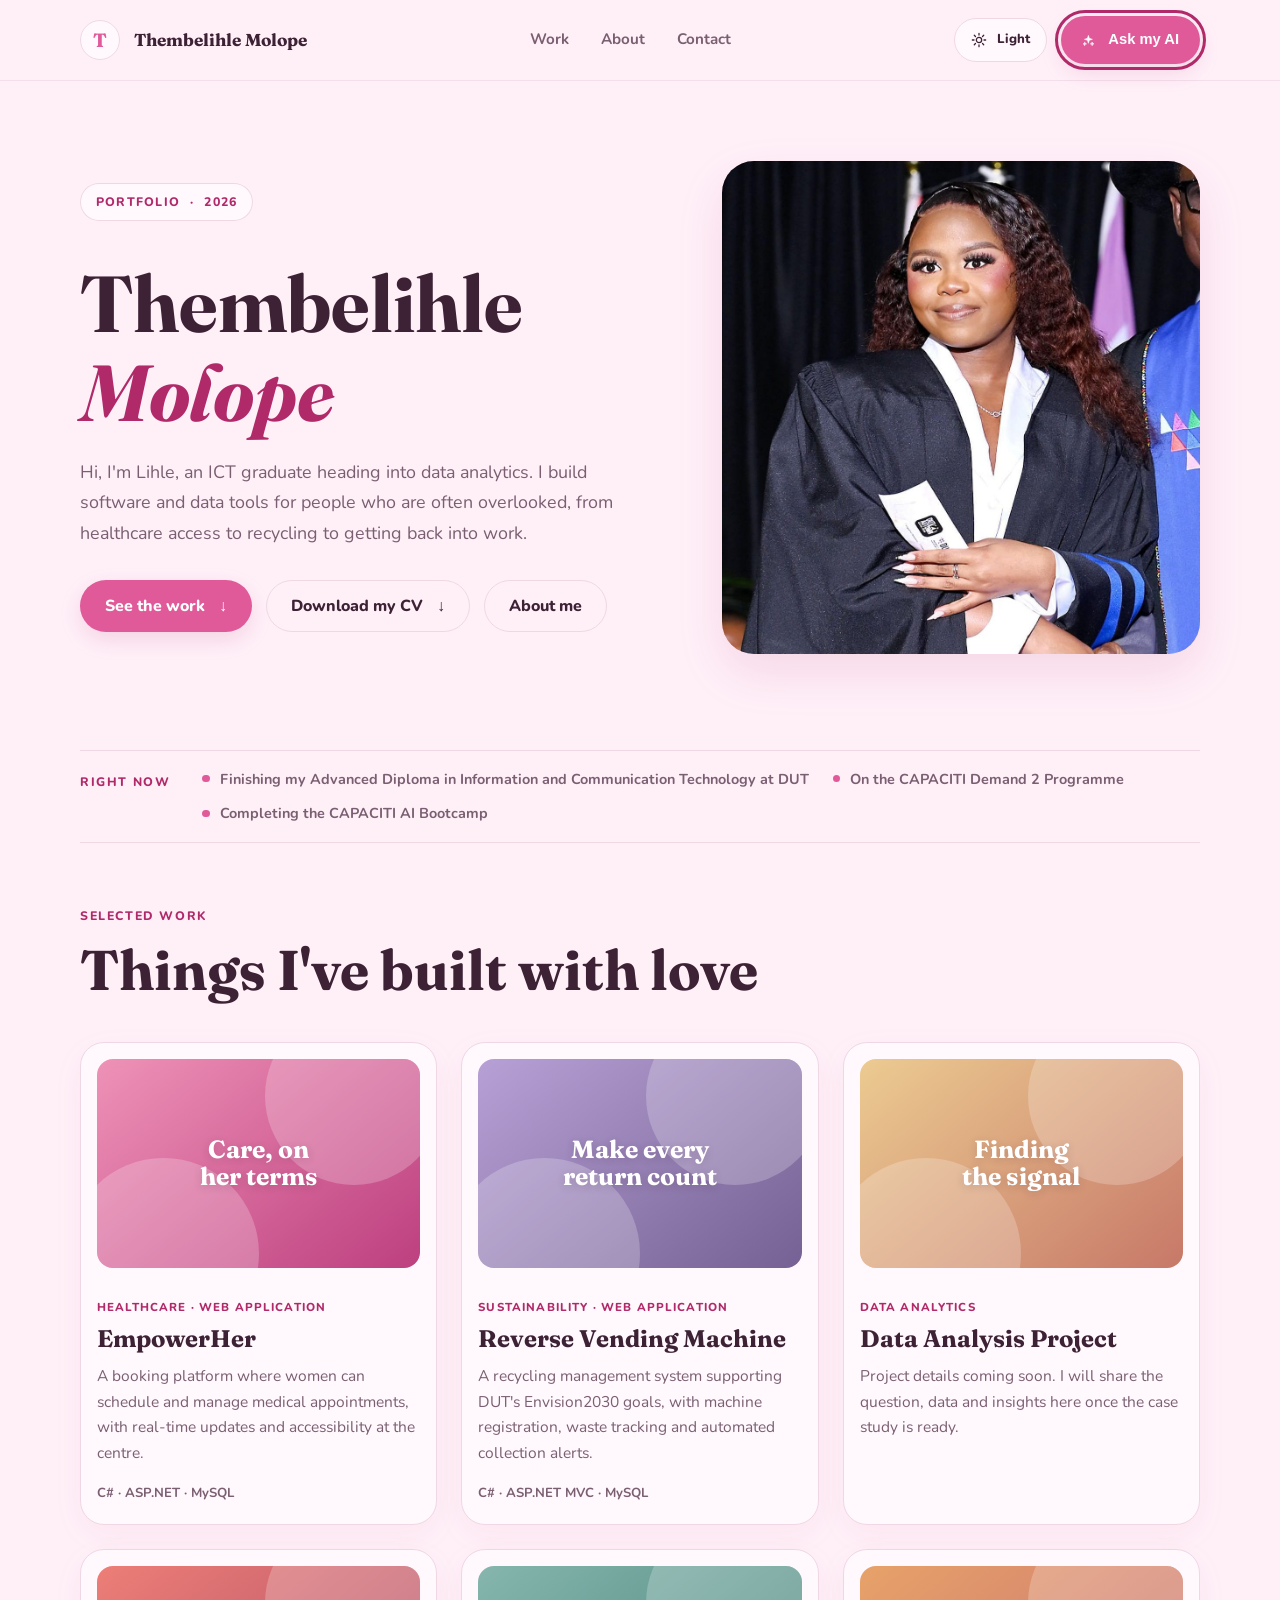
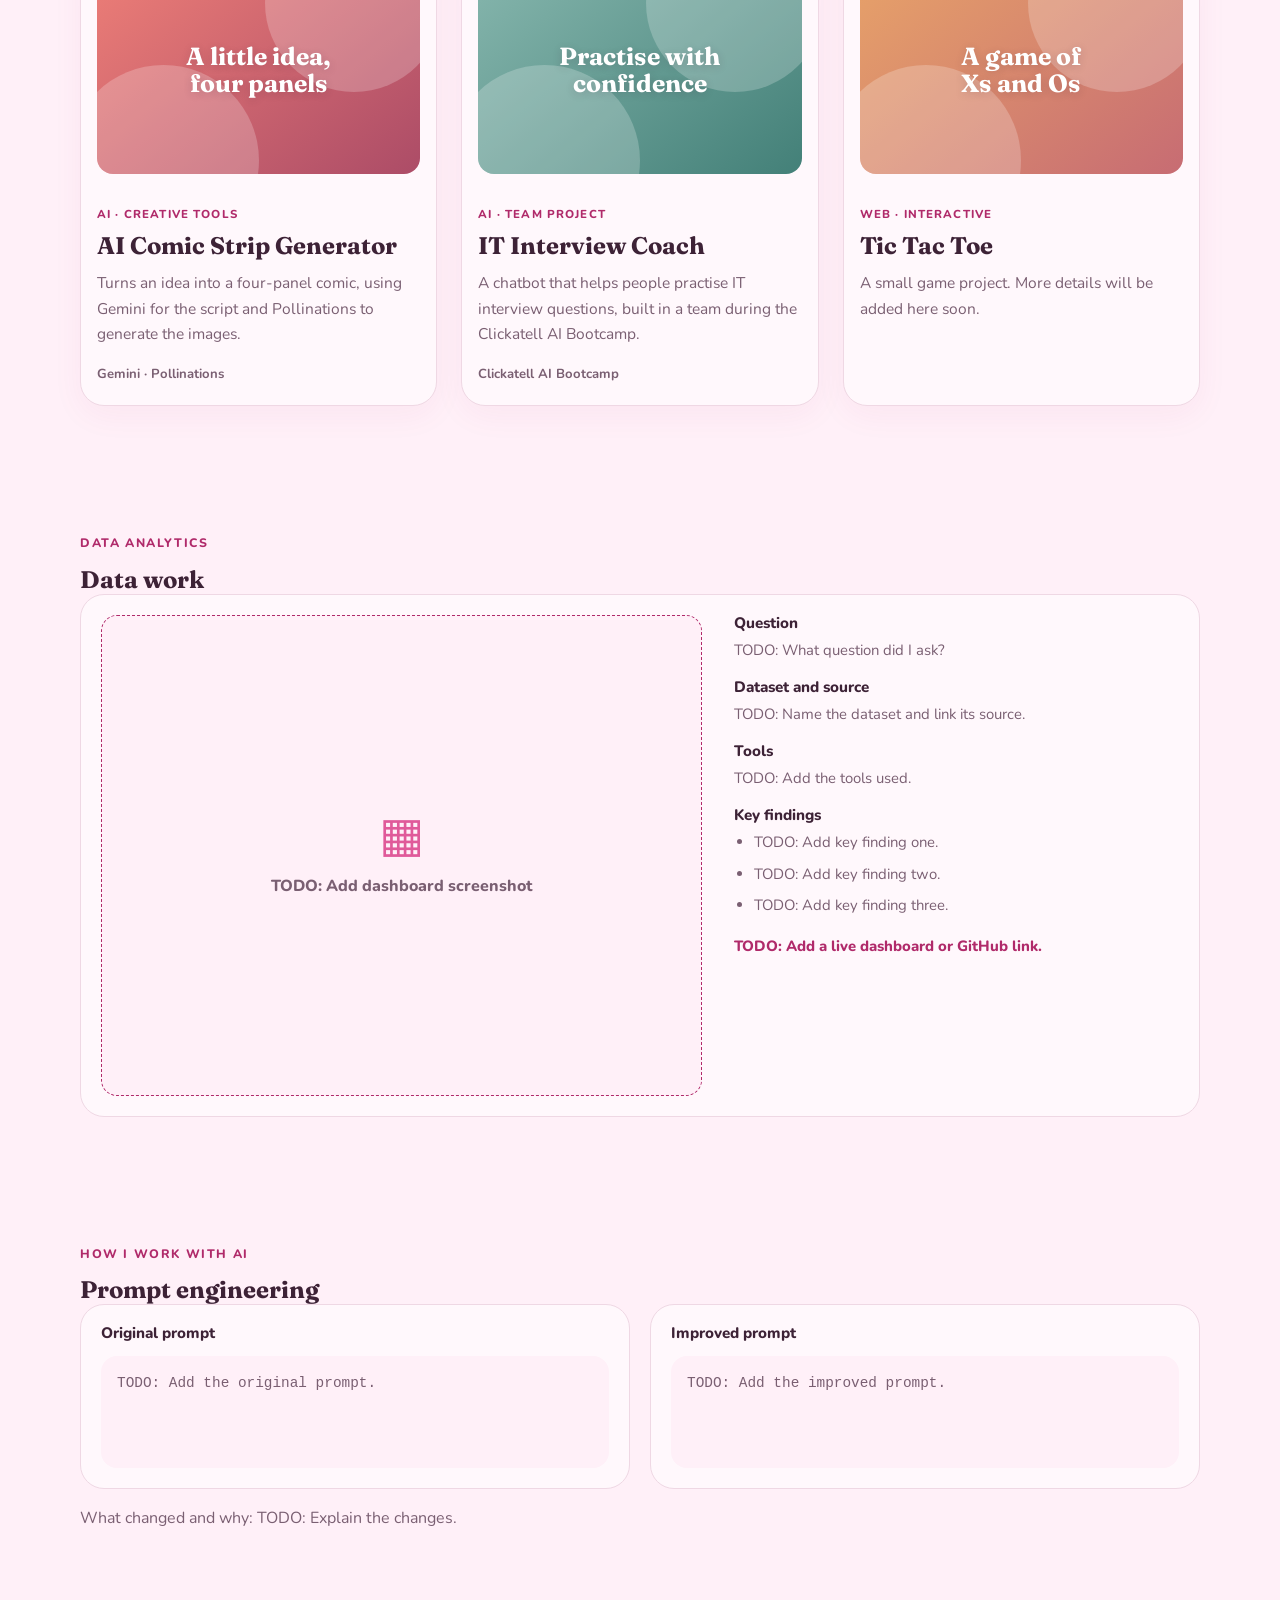
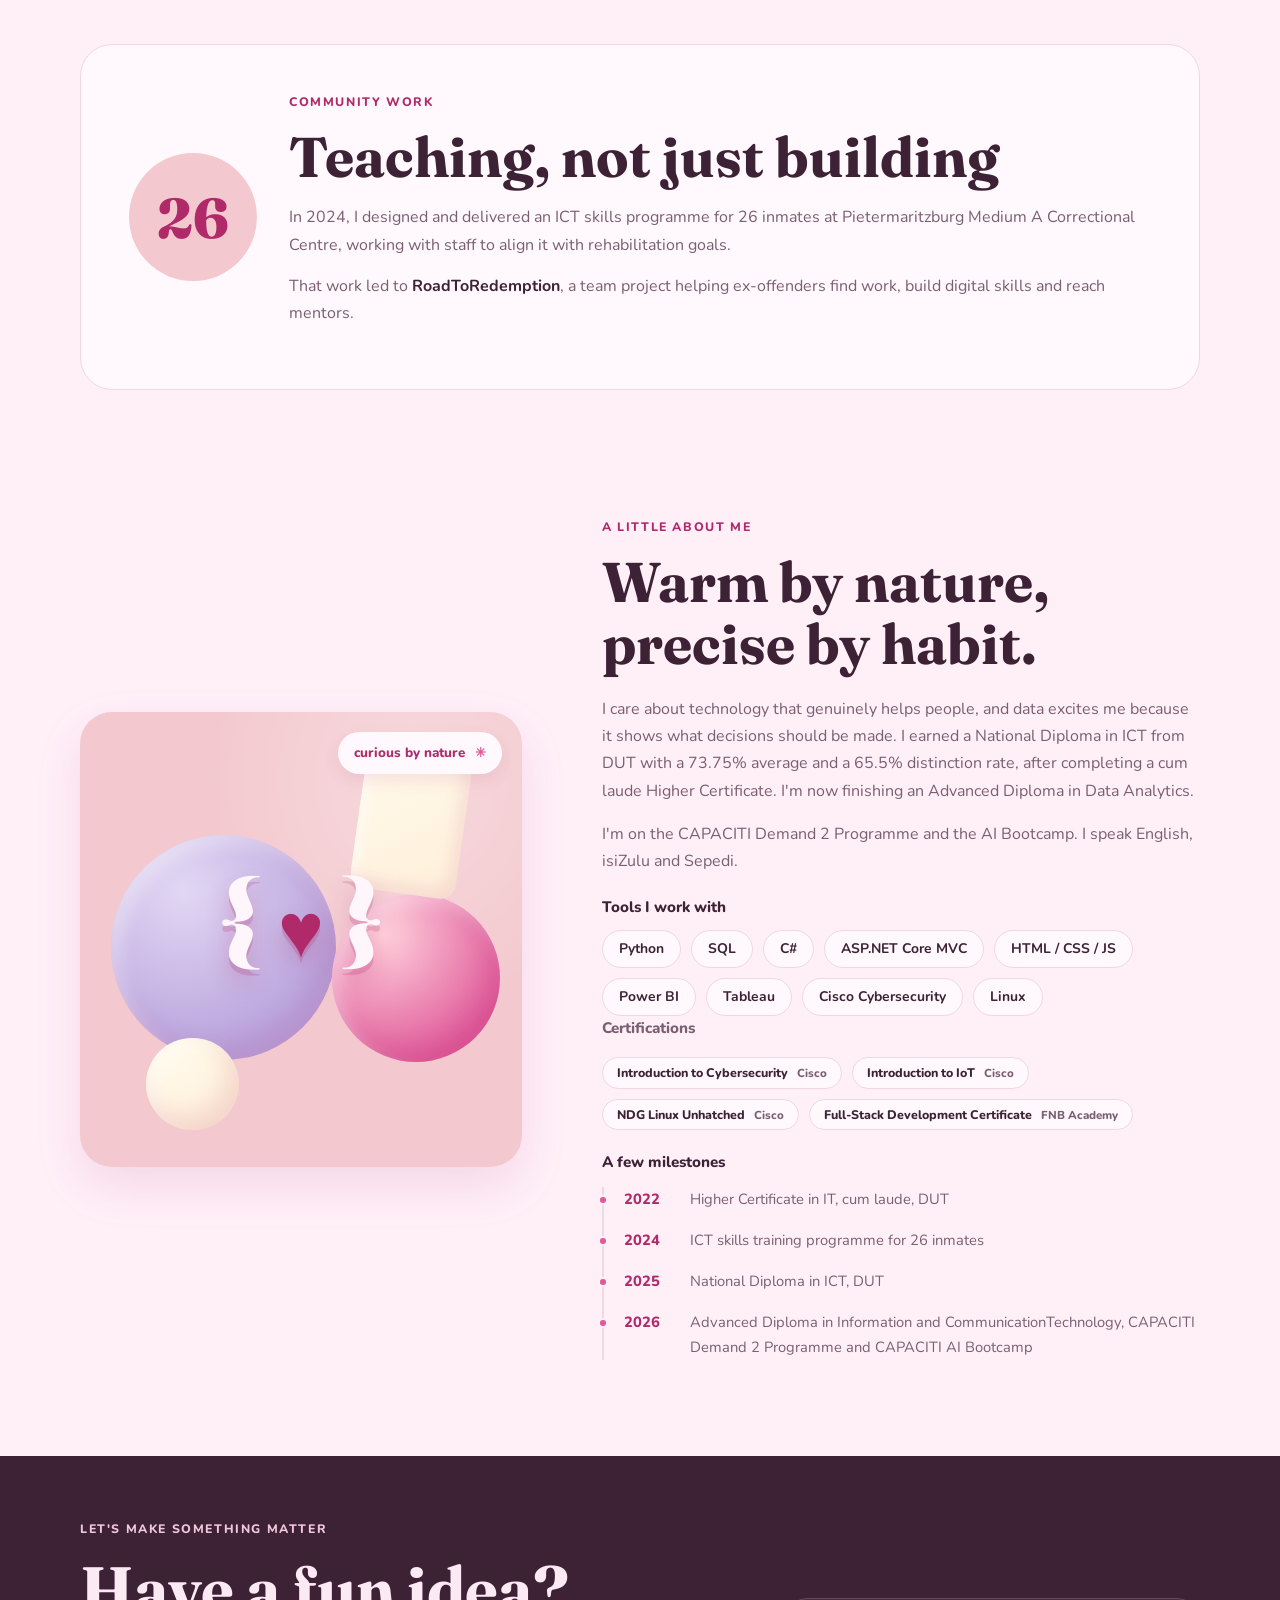
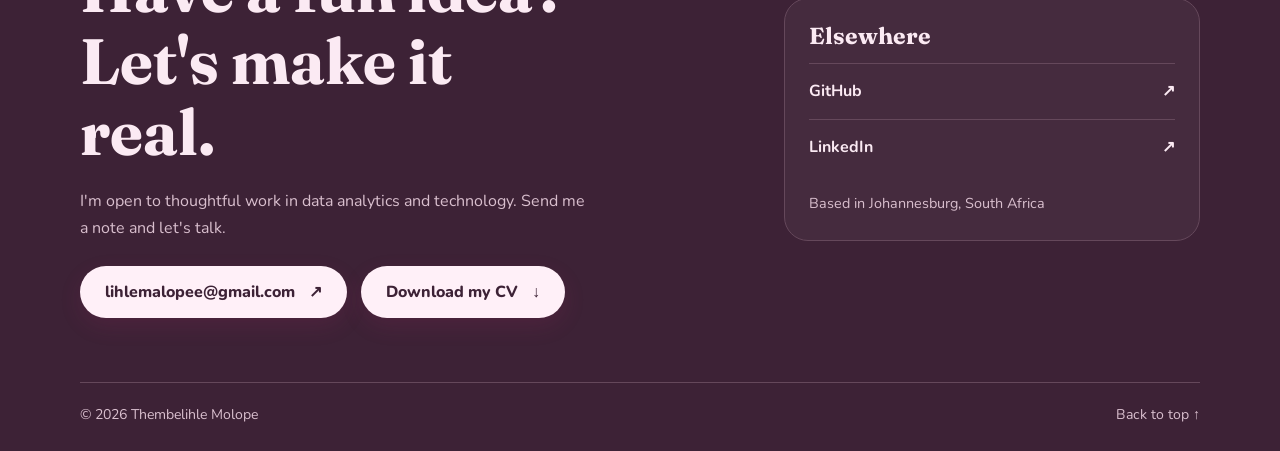
<file: index.html>
<!doctype html>
<html lang="en">
<head>
  <meta charset="utf-8">
  <meta name="viewport" content="width=device-width, initial-scale=1">
  <meta name="theme-color" content="#fff0f8">
  <meta name="description" content="Thembelihle (Lihle) Molope is an ICT graduate heading into data analytics, building software and data tools that help people." />
  <title>Thembelihle “Lihle” Molope | Data &amp; Technology</title>
  <link rel="preconnect" href="https://fonts.googleapis.com">
  <link rel="preconnect" href="https://fonts.gstatic.com" crossorigin>
  <link href="https://fonts.googleapis.com/css2?family=Fraunces:opsz,wght@9..144,600;9..144,700;9..144,800&family=Nunito:wght@400;500;600;700;800&display=swap" rel="stylesheet">
  <link rel="stylesheet" href="styles.css">
  <script src="script.js" defer></script>
</head>
<body>
  <a class="skip-link" href="#main">Skip to content</a>
  <header class="site-header">
    <nav class="nav wrap" aria-label="Main navigation">
      <a class="logo" href="#top" aria-label="Thembelihle Molope, home">
        <span class="logo-mark" aria-hidden="true">T</span>
        <span>Thembelihle Molope</span>
      </a>
      <ul class="nav-links">
        <li><a href="#work">Work</a></li>
        <li><a href="#about">About</a></li>
        <li><a href="#contact">Contact</a></li>
      </ul>
      <div class="nav-actions">
        <button class="theme-toggle" id="theme-toggle" type="button" aria-label="Switch to dark mode" aria-pressed="false">
          <span class="theme-toggle-icon" aria-hidden="true"></span>
          <span class="theme-toggle-label">Light</span>
        </button>
        <button class="button button-small nav-chat-button" id="nav-chat-button" type="button" aria-controls="chat-view" aria-expanded="false">
          <span class="sparkle-icon" aria-hidden="true">
            <svg viewBox="0 0 24 24" aria-hidden="true">
              <path d="M12 2.5l1.8 5.7 5.7 1.8-5.7 1.8L12 17.5l-1.8-5.7L4.5 10l5.7-1.8L12 2.5zm7 12.5l.9 2.6 2.6.9-2.6.9-.9 2.6-.9-2.6-2.6-.9 2.6-.9.9-2.6zm-14 0l.9 2.6 2.6.9-2.6.9-.9 2.6-.9-2.6L2 18.5l2.6-.9.9-2.6z"></path>
            </svg>
          </span>
          Ask my AI
        </button>
      </div>
    </nav>
  </header>

  <div id="portfolio-view">
  <main id="main">
    <div class="wrap">
      <section class="hero" id="top" aria-labelledby="hero-title">
        <div class="hero-copy">
          <p class="eyebrow hero-tag">Portfolio <span aria-hidden="true">·</span> 2026</p>
          <h1 id="hero-title">Thembelihle <em>Molope</em> </h1>
          <p class="hero-intro">Hi, I'm Lihle, an ICT graduate heading into data analytics. I build software and data tools for people who are often overlooked, from healthcare access to recycling to getting back into work.</p>
          <div class="button-row">
            <a class="button" href="#work">See the work <span aria-hidden="true">↓</span></a>
            <a class="button button-outline button-download" href="assets/Thembelihle_Molope_CV.pdf" download="Thembelihle_Molope_CV.pdf">Download my CV <span aria-hidden="true">↓</span></a>
            <a class="button button-outline" href="#about">About me</a>
          </div>
        </div>
        <div class="art-panel hero-art" aria-label="Portrait of Thembelihle Molope">
          <img class="hero-portrait" src="assets/Lihle_M.jpeg" alt="Portrait of Thembelihle Molope" />
        </div>
      </section>

      <section class="right-now" aria-label="Right now">
        <p class="eyebrow">Right now</p>
        <ul>
          <li>Finishing my Advanced Diploma in Information and Communication Technology at DUT</li>
          <li>On the CAPACITI Demand 2 Programme</li>
          <li>Completing the CAPACITI AI Bootcamp</li>
        </ul>
      </section>

      <section class="work-section section-space" id="work" aria-labelledby="work-title">
        <p class="eyebrow">Selected work</p>
        <h2 id="work-title">Things I've built with love</h2>
        <p class="filter-status visually-hidden" id="project-filter-status" aria-live="polite"></p>
        <div class="project-grid" id="project-grid" aria-live="polite"></div>
      </section>

      <section class="data-section section-space" id="data-work" aria-labelledby="data-title">
        <p class="eyebrow">Data analytics</p>
        <h2 id="data-title">Data work</h2>
        <div class="data-feature">
          <div class="dashboard-placeholder" role="img" aria-label="TODO: Add an accessible description for the dashboard screenshot">
            <span aria-hidden="true">▦</span>
            <p>TODO: Add dashboard screenshot</p>
          </div>
          <div class="dashboard-details">
            <h3>Question</h3>
            <p>TODO: What question did I ask?</p>
            <h3>Dataset and source</h3>
            <p>TODO: Name the dataset and link its source.</p>
            <h3>Tools</h3>
            <p>TODO: Add the tools used.</p>
            <h3>Key findings</h3>
            <ul class="findings-list">
              <li>TODO: Add key finding one.</li>
              <li>TODO: Add key finding two.</li>
              <li>TODO: Add key finding three.</li>
            </ul>
            <p class="dashboard-link">TODO: Add a live dashboard or GitHub link.</p>
          </div>
        </div>
      </section>

      <section class="prompt-section section-space" aria-labelledby="prompt-title">
        <p class="eyebrow">How I work with AI</p>
        <h2 id="prompt-title">Prompt engineering</h2>
        <div class="prompt-grid">
          <article class="prompt-block">
            <h3>Original prompt</h3>
            <pre><code>TODO: Add the original prompt.</code></pre>
          </article>
          <article class="prompt-block">
            <h3>Improved prompt</h3>
            <pre><code>TODO: Add the improved prompt.</code></pre>
          </article>
        </div>
        <p class="prompt-reason">What changed and why: TODO: Explain the changes.</p>
      </section>

      <section class="teaching-section section-space" aria-labelledby="teaching-title">
        <div class="teaching-mark" aria-hidden="true">26</div>
        <div class="teaching-copy">
          <p class="eyebrow">Community work</p>
          <h2 id="teaching-title">Teaching, not just building</h2>
          <p>In 2024, I designed and delivered an ICT skills programme for 26 inmates at Pietermaritzburg Medium A Correctional Centre, working with staff to align it with rehabilitation goals.</p>
          <p>That work led to <strong>RoadToRedemption</strong>, a team project helping ex-offenders find work, build digital skills and reach mentors.</p>
        </div>
      </section>

      <section class="about-section section-space" id="about" aria-labelledby="about-title">
        <div class="art-panel about-art" aria-hidden="true">
          <span class="art-sphere art-sphere-lilac"></span>
          <span class="art-sphere art-sphere-pink"></span>
          <span class="art-sphere art-sphere-cream"></span>
          <span class="art-block"></span>
          <span class="art-code">{ <b>&hearts;</b> }</span>
          <span class="art-note">curious by nature <span>✳</span></span>
        </div>
        <div class="about-copy">
          <p class="eyebrow">A little about me</p>
          <h2 id="about-title">Warm by nature, precise by habit.</h2>
          <p>I care about technology that genuinely helps people, and data excites me because it shows what decisions should be made. I earned a National Diploma in ICT from DUT with a 73.75% average and a 65.5% distinction rate, after completing a cum laude Higher Certificate. I'm now finishing an Advanced Diploma in Data Analytics.</p>
          <p>I'm on the CAPACITI Demand 2 Programme and the AI Bootcamp. I speak English, isiZulu and Sepedi.</p>
          <h3 class="skills-heading">Tools I work with</h3>
          <ul class="skills-list" aria-label="Skills">
            <li><button class="skill-filter" type="button" data-skill="Python" aria-pressed="false">Python</button></li>
            <li><button class="skill-filter" type="button" data-skill="SQL" aria-pressed="false">SQL</button></li>
            <li><button class="skill-filter" type="button" data-skill="C#" aria-pressed="false">C#</button></li>
            <li><button class="skill-filter" type="button" data-skill="ASP.NET Core MVC" aria-pressed="false">ASP.NET Core MVC</button></li>
            <li><button class="skill-filter" type="button" data-skill="HTML / CSS / JS" aria-pressed="false">HTML / CSS / JS</button></li>
            <li><button class="skill-filter" type="button" data-skill="Power BI" aria-pressed="false">Power BI</button></li>
            <li><button class="skill-filter" type="button" data-skill="Tableau" aria-pressed="false">Tableau</button></li>
            <li><button class="skill-filter" type="button" data-skill="Cisco Cybersecurity" aria-pressed="false">Cisco Cybersecurity</button></li>
            <li><button class="skill-filter" type="button" data-skill="Linux" aria-pressed="false">Linux</button></li>
          </ul>
          <p class="skills-heading">Certifications</p>
          <ul class="certifications-list" aria-label="Certifications">
            <li>Introduction to Cybersecurity <span>Cisco</span></li>
            <li>Introduction to IoT <span>Cisco</span></li>
            <li>NDG Linux Unhatched <span>Cisco</span></li>
            <li>Full-Stack Development Certificate <span>FNB Academy</span></li>
          </ul>
          <h3 class="skills-heading">A few milestones</h3>
          <ol class="timeline">
            <li><span class="timeline-year">2022</span><span>Higher Certificate in IT, cum laude, DUT</span></li>
            <li><span class="timeline-year">2024</span><span>ICT skills training programme for 26 inmates</span></li>
            <li><span class="timeline-year">2025</span><span>National Diploma in ICT, DUT</span></li>
            <li><span class="timeline-year">2026</span><span>Advanced Diploma in Information and CommunicationTechnology, CAPACITI Demand 2 Programme and CAPACITI AI Bootcamp</span></li>
          </ol>
        </div>
      </section>

      <!--
      <section class="testimonials-section section-space" aria-labelledby="testimonials-title">
        <p class="eyebrow">Kind words</p>
        <h2 id="testimonials-title">Testimonials</h2>
        <blockquote>
          <p>TODO: Add an approved testimonial quote.</p>
          <footer><cite>TODO: Add name and role.</cite></footer>
        </blockquote>
      </section>
      -->
    </div>
    <dialog class="case-dialog" id="case-dialog" aria-modal="true" aria-labelledby="case-dialog-title">
      <div class="case-dialog-header">
        <p class="eyebrow" id="case-dialog-category"></p>
        <button class="dialog-close" id="case-dialog-close" type="button" aria-label="Close case study">&times;</button>
      </div>
      <div class="case-dialog-content">
        <h2 id="case-dialog-title"></h2>
        <div id="case-dialog-fields"></div>
        <div class="case-dialog-links" id="case-dialog-links"></div>
      </div>
    </dialog>
  </main>
  </div>

  <div class="chat-shell" id="chat-view" hidden>
    <section class="chat-panel" aria-label="Ask Lihle's AI chat">
      <header class="chat-header">
        <div class="chat-header-main">
          <button class="chat-back" id="chat-back" type="button" aria-label="Back to portfolio">← Back to portfolio</button>
          <h2>Ask Lihle's AI</h2>
        </div>
        <button class="chat-clear" id="chat-clear" type="button">Clear chat</button>
      </header>

      <p class="chat-note">This is an AI assistant. It answers from information Lihle wrote about herself and can make mistakes.</p>

      <div class="chat-messages" id="chat-messages" aria-live="polite" aria-atomic="false"></div>

      <div class="chat-input-wrap">
        <div class="starter-chips" aria-label="Suggested questions">
          <button class="starter-chip" type="button">What projects has Lihle built?</button>
          <button class="starter-chip" type="button">What is she studying?</button>
          <button class="starter-chip" type="button">Is she open to relocating?</button>
          <button class="starter-chip" type="button">What kind of role is she looking for?</button>
        </div>

        <div class="chat-input-row">
          <label class="visually-hidden" for="chat-input">Type your message</label>
          <textarea id="chat-input" rows="1" placeholder="Ask about Lihle..."></textarea>
          <button class="chat-send" id="chat-send" type="button">Send</button>
        </div>
      </div>
    </section>
  </div>

  <footer class="site-footer" id="contact">
    <div class="wrap">
      <div class="contact-layout">
        <div class="contact-copy">
          <p class="eyebrow">Let's make something matter</p>
          <h2>Have a fun idea? Let's make it real.</h2>
          <p>I'm open to thoughtful work in data analytics and technology. Send me a note and let's talk.</p>
          <div class="contact-actions">
            <a class="button button-light" href="mailto:lihlemalopee@gmail.com">lihlemalopee@gmail.com <span aria-hidden="true">↗</span></a>
            <a class="button button-light" href="assets/Thembelihle_Molope_CV.pdf" download="Thembelihle_Molope_CV.pdf">Download my CV <span aria-hidden="true">↓</span></a>
          </div>
        </div>
        <aside class="elsewhere" aria-labelledby="elsewhere-title">
          <h3 id="elsewhere-title">Elsewhere</h3>
          <a href="https://github.com/Lihle15" target="_blank" rel="noopener noreferrer">GitHub <span aria-hidden="true">↗</span></a>
          <a href="https://www.linkedin.com/in/TODO" target="_blank" rel="noopener noreferrer">LinkedIn <span aria-hidden="true">↗</span></a>
          <p>Based in Johannesburg, South Africa</p>
        </aside>
      </div>
      <div class="footer-bottom">
        <span>© <span id="copyright-year">2026</span> Thembelihle Molope</span>
        <a href="#top">Back to top ↑</a>
      </div>
    </div>
  </footer>
</body>
</html>
</file>
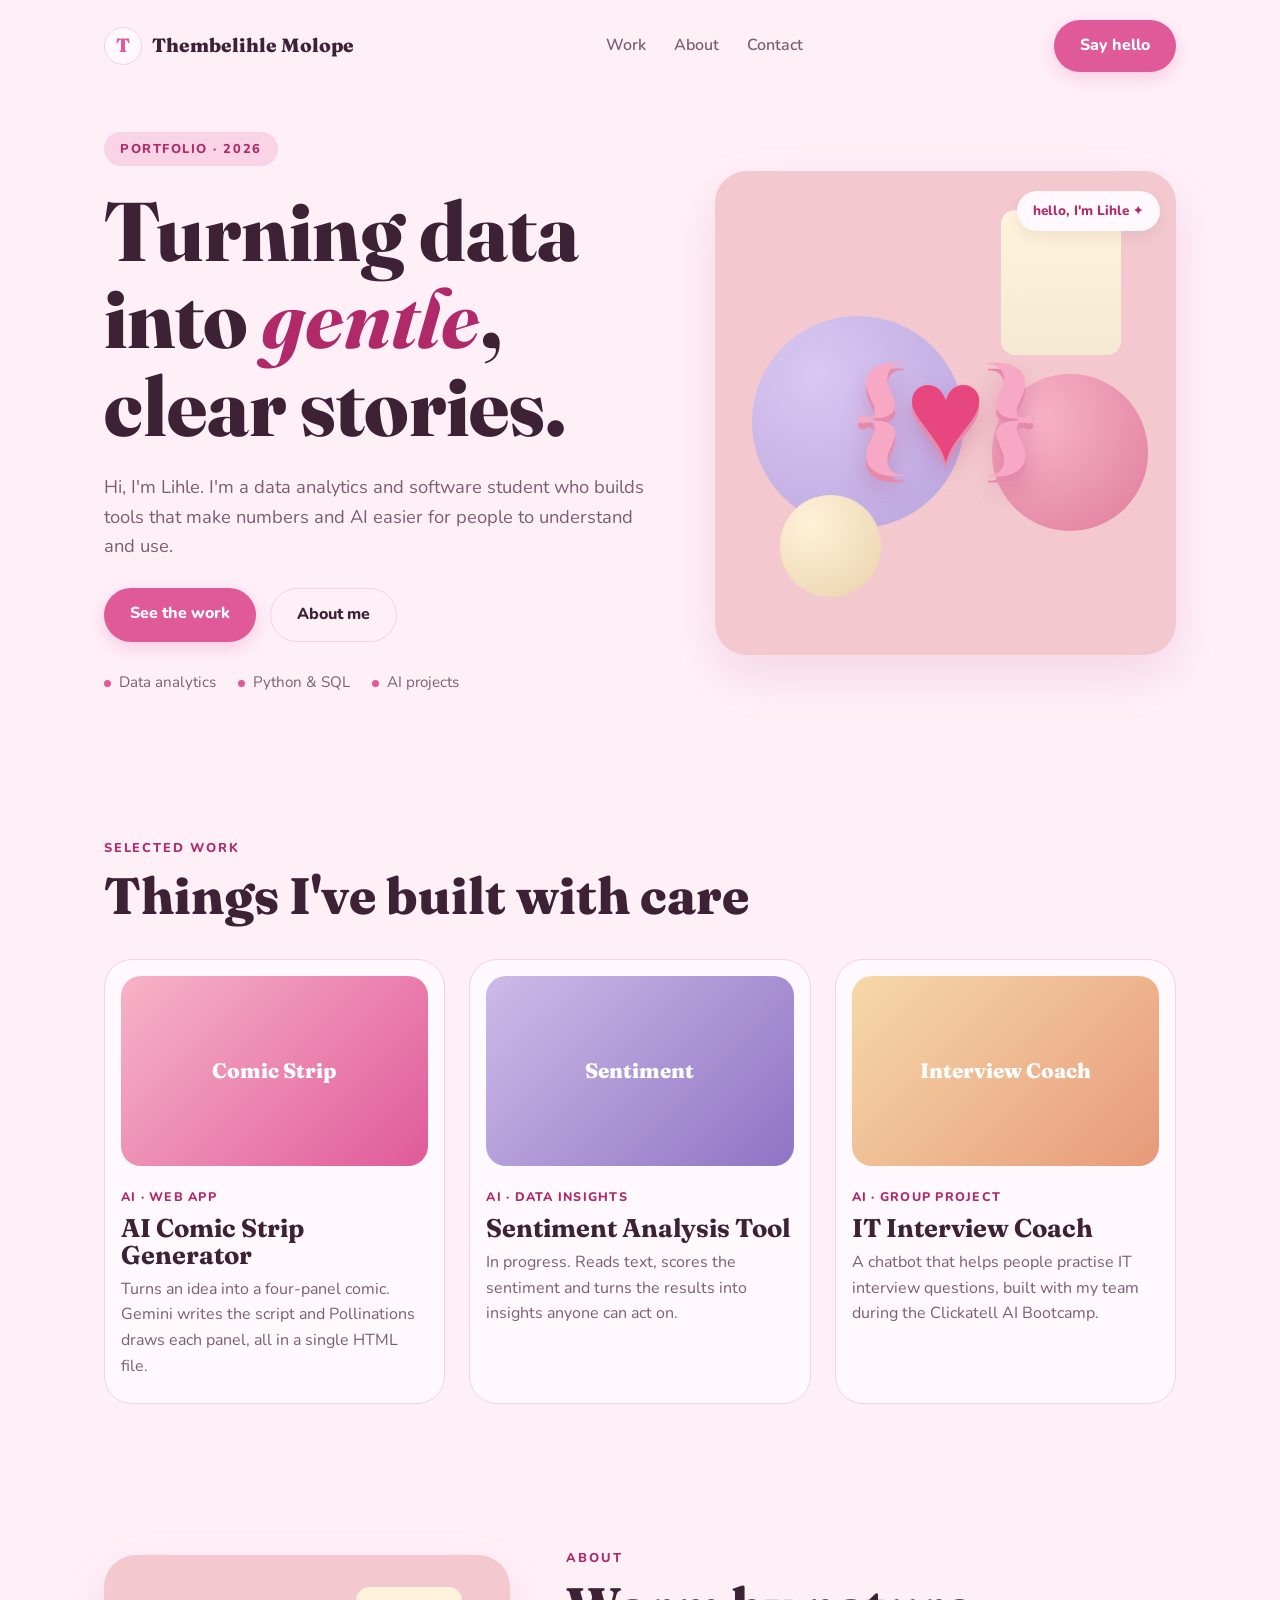
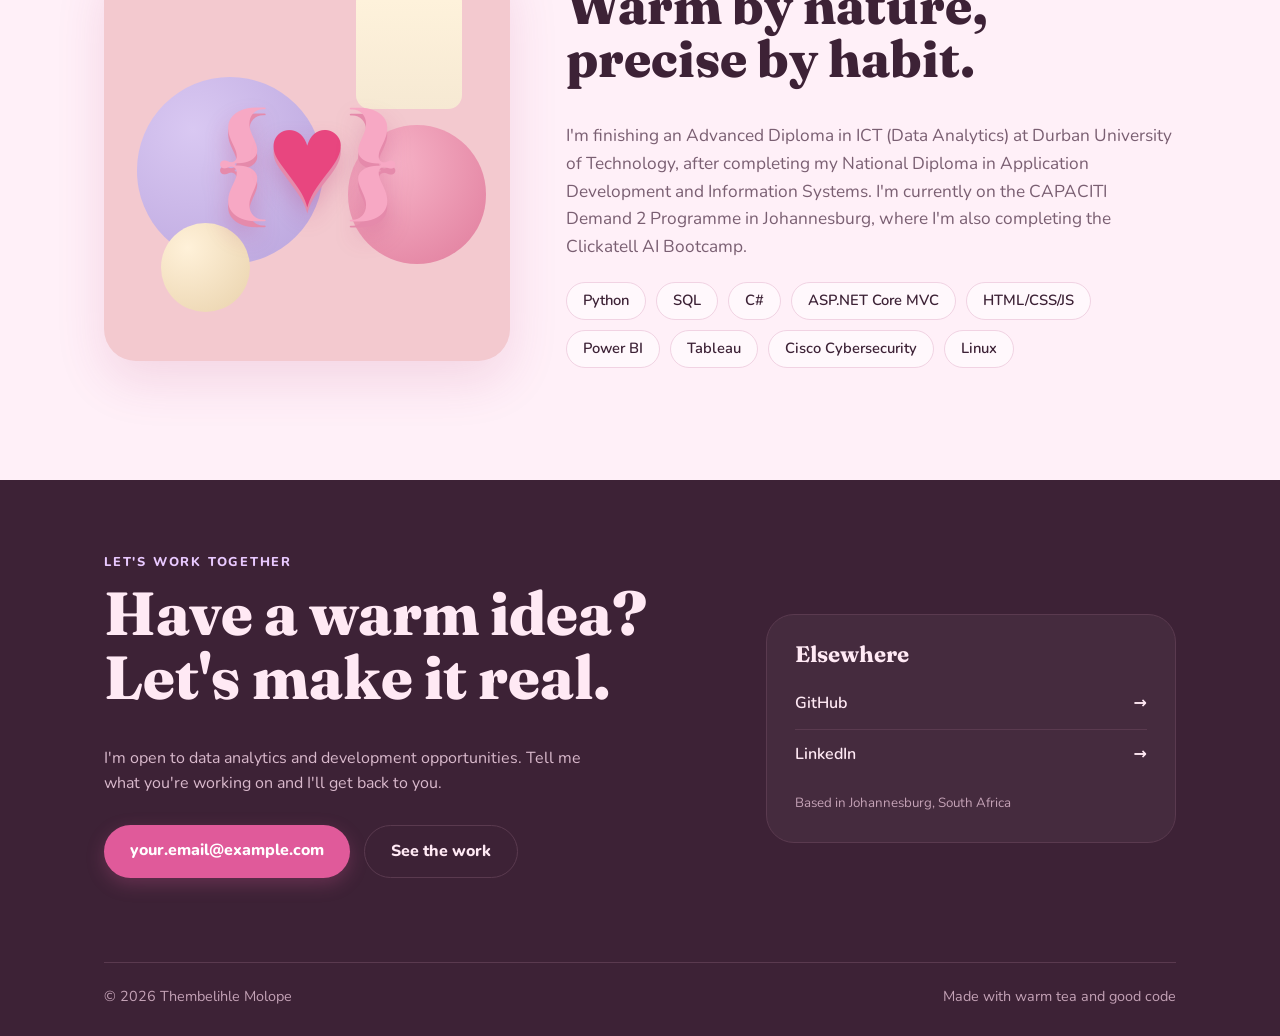
<file: Thembelihle Molope _ Portfolio.html>
<!DOCTYPE html>
<html lang="en">
<head>
<meta charset="utf-8">
<meta name="viewport" content="width=device-width, initial-scale=1, viewport-fit=cover">
<title>Thembelihle Molope | Data analytics &amp; software</title>
<link rel="preconnect" href="https://fonts.googleapis.com">
<link href="https://fonts.googleapis.com/css2?family=Fraunces:ital,opsz,wght@0,9..144,600;0,9..144,800;1,9..144,700&family=Nunito:wght@400;600;800&display=swap" rel="stylesheet">
<style>
:root{--bg:#fff0f8;--card:#fff8fc;--ink:#3d2236;--soft:#7a5f72;--pink:#e05a9a;--deep:#b02a6a;--blush:#f3c9cf;--lilac:#b9a3dc;--cream:#f6e9d3;--line:#f1d3e3;--foot:#3d2236;
box-sizing:border-box;padding-top:env(safe-area-inset-top,0px);padding-bottom:env(safe-area-inset-bottom,0px)}
@media (prefers-color-scheme:dark){:root:not([data-theme="light"]){--bg:#2a1824;--card:#35202e;--ink:#ffe9f4;--soft:#d0b2c4;--line:#4d3042;--foot:#1e101a}}
:root[data-theme="dark"]{--bg:#2a1824;--card:#35202e;--ink:#ffe9f4;--soft:#d0b2c4;--line:#4d3042;--foot:#1e101a}
html{scroll-padding-top:env(safe-area-inset-top,0px);scroll-behavior:smooth}
*{box-sizing:border-box}
body{margin:0;background:var(--bg);color:var(--ink);font-family:Nunito,system-ui,sans-serif;line-height:1.6}
h1,h2,h3{font-family:Fraunces,Georgia,serif;margin:0;line-height:1.05}
a{color:inherit}
.wrap{max-width:1120px;margin:0 auto;padding:0 24px}
nav{display:flex;align-items:center;justify-content:space-between;padding:20px 0}
.logo{font-family:Fraunces,serif;font-weight:800;font-size:1.2rem;text-decoration:none;display:flex;gap:10px;align-items:center}
.logo i{width:38px;height:38px;border-radius:50%;background:var(--card);border:1px solid var(--line);display:grid;place-items:center;color:var(--pink);font-style:normal}
nav ul{display:flex;gap:28px;list-style:none;margin:0;padding:0}
nav ul a{text-decoration:none;color:var(--soft);font-weight:600}
.btn{display:inline-block;padding:13px 26px;border-radius:99px;background:var(--pink);color:#fff;font-weight:800;text-decoration:none;box-shadow:0 6px 18px #e05a9a40}
.btn.ghost{background:transparent;color:var(--ink);border:1px solid var(--line);box-shadow:none}
.btn:focus-visible,a:focus-visible{outline:3px solid var(--deep);outline-offset:3px}
.hero{display:grid;grid-template-columns:1.1fr .9fr;gap:48px;align-items:center;padding:40px 0 72px}
.tag{display:inline-block;background:#f9d3e6;color:var(--deep);font-weight:800;font-size:.8rem;letter-spacing:.12em;padding:7px 16px;border-radius:99px}
@media (prefers-color-scheme:dark){:root:not([data-theme="light"]) .tag{background:#4d3042;color:#ff9cc9}}
h1{font-size:clamp(2.8rem,6.5vw,5.2rem);font-weight:800;margin:22px 0}
h1 em{color:var(--deep);font-weight:700}
.lede{font-size:1.15rem;color:var(--soft);max-width:34em}
.row{display:flex;gap:14px;flex-wrap:wrap;margin:28px 0}
.pills{display:flex;gap:22px;flex-wrap:wrap;color:var(--soft);font-size:.95rem}
.pills span:before{content:"";display:inline-block;width:7px;height:7px;border-radius:50%;background:var(--pink);margin-right:8px}
.art{position:relative;aspect-ratio:1/1.05;border-radius:32px;background:var(--blush);overflow:hidden;box-shadow:0 20px 50px #b02a6a22}
.art b{position:absolute;display:block}
.s1{width:46%;aspect-ratio:1;border-radius:50%;background:radial-gradient(circle at 30% 28%,#d9c8f2,var(--lilac));left:8%;top:30%}
.s2{width:34%;aspect-ratio:1;border-radius:50%;background:radial-gradient(circle at 30% 28%,#f7b4c8,#e07c9c);right:6%;top:42%}
.s3{width:22%;aspect-ratio:1;border-radius:50%;background:radial-gradient(circle at 30% 28%,#fff1d9,#e9d2ac);left:14%;bottom:12%}
.s4{width:26%;height:30%;border-radius:14px;background:linear-gradient(#fff3dc,var(--cream));right:12%;top:8%}
.s5{width:12%;aspect-ratio:1;border-radius:50%;background:var(--lilac);right:20%;top:2%;display:none}
.code{left:50%;top:50%;transform:translate(-50%,-50%);font-family:Fraunces,serif;font-weight:800;font-size:clamp(4rem,12vw,8.5rem);color:#f7a8c4;text-shadow:0 6px 0 #e58aab,0 14px 24px #b02a6a44;white-space:nowrap}
.code span{color:#e8467f}
.hello{right:16px;top:20px;background:var(--card);color:var(--deep);font-weight:800;font-size:.85rem;padding:9px 16px;border-radius:99px;box-shadow:0 6px 16px #0001}
section{padding:72px 0}
.kick{color:var(--deep);font-weight:800;font-size:.8rem;letter-spacing:.14em;margin-bottom:10px}
h2{font-size:clamp(2rem,4.5vw,3.2rem);font-weight:800;margin-bottom:36px}
.cards{display:grid;grid-template-columns:repeat(3,1fr);gap:24px}
.card{background:var(--card);border:1px solid var(--line);border-radius:28px;padding:16px 16px 24px}
.thumb{height:190px;border-radius:20px;margin-bottom:18px;display:grid;place-items:center;font-family:Fraunces,serif;font-weight:800;font-size:1.3rem;color:#fff}
.t1{background:linear-gradient(135deg,#f7b4c8,#e05a9a)}
.t2{background:linear-gradient(135deg,#cdbbe8,#8f74c4)}
.t3{background:linear-gradient(135deg,#f6d9a8,#e79a7a)}
.card small{color:var(--deep);font-weight:800;font-size:.78rem;letter-spacing:.1em}
.card h3{font-size:1.6rem;margin:6px 0 8px}
.card p{margin:0;color:var(--soft)}
.about{display:grid;grid-template-columns:.8fr 1.2fr;gap:56px;align-items:center}
.about .art{aspect-ratio:1}
.skills{display:flex;flex-wrap:wrap;gap:10px;margin:22px 0 0;padding:0;list-style:none}
.skills li{background:var(--card);border:1px solid var(--line);border-radius:99px;padding:6px 16px;font-weight:600;font-size:.92rem}
.about p{color:var(--soft);font-size:1.08rem;max-width:36em}
footer{background:var(--foot);color:#ffe9f4;padding:72px 0 28px;margin-top:40px}
footer .kick{color:#e9c9ff}
footer h2{color:#ffe9f4;font-size:clamp(2.2rem,5vw,3.8rem)}
.contact{display:grid;grid-template-columns:1.2fr .8fr;gap:48px;align-items:center}
footer p{color:#d9b9cc;max-width:30em}
.else{border:1px solid #5a3a4f;border-radius:28px;padding:28px;background:#ffffff0a}
.else h3{font-size:1.4rem;margin-bottom:12px}
.else a{display:flex;justify-content:space-between;padding:12px 0;border-top:1px solid #5a3a4f;text-decoration:none;font-weight:600}
.else a:first-of-type{border-top:0}
.else small{display:block;margin-top:14px;color:#c4a2b6}
.copy{display:flex;justify-content:space-between;gap:12px;flex-wrap:wrap;border-top:1px solid #5a3a4f;margin-top:56px;padding-top:22px;font-size:.9rem;color:#c4a2b6}
@media (max-width:860px){.hero,.about,.contact{grid-template-columns:1fr}.cards{grid-template-columns:1fr}nav ul{display:none}.art{max-width:460px}}
</style>
</head>
<body>
<div class="wrap">
<nav>
<a class="logo" href="#top"><i>T</i>Thembelihle Molope</a>
<ul><li><a href="#work">Work</a></li><li><a href="#about">About</a></li><li><a href="#contact">Contact</a></li></ul>
<a class="btn" href="#contact">Say hello</a>
</nav>

<header class="hero" id="top">
<div>
<span class="tag">PORTFOLIO · 2026</span>
<h1>Turning data into <em>gentle</em>, clear stories.</h1>
<p class="lede">Hi, I'm Lihle. I'm a data analytics and software student who builds tools that make numbers and AI easier for people to understand and use.</p>
<div class="row"><a class="btn" href="#work">See the work</a><a class="btn ghost" href="#about">About me</a></div>
<div class="pills"><span>Data analytics</span><span>Python &amp; SQL</span><span>AI projects</span></div>
</div>
<div class="art" aria-hidden="true">
<b class="s1"></b><b class="s2"></b><b class="s3"></b><b class="s4"></b>
<b class="code">{<span>♥</span>}</b>
<b class="hello">hello, I'm Lihle ✦</b>
</div>
</header>

<section id="work">
<div class="kick">SELECTED WORK</div>
<h2>Things I've built with care</h2>
<div class="cards">
<article class="card"><div class="thumb t1">Comic Strip</div><small>AI · WEB APP</small><h3>AI Comic Strip Generator</h3><p>Turns an idea into a four-panel comic. Gemini writes the script and Pollinations draws each panel, all in a single HTML file.</p></article>
<article class="card"><div class="thumb t2">Sentiment</div><small>AI · DATA INSIGHTS</small><h3>Sentiment Analysis Tool</h3><p>In progress. Reads text, scores the sentiment and turns the results into insights anyone can act on.</p></article>
<article class="card"><div class="thumb t3">Interview Coach</div><small>AI · GROUP PROJECT</small><h3>IT Interview Coach</h3><p>A chatbot that helps people practise IT interview questions, built with my team during the Clickatell AI Bootcamp.</p></article>
</div>
</section>

<section id="about" class="about">
<div class="art" aria-hidden="true"><b class="s1"></b><b class="s2"></b><b class="s3"></b><b class="s4"></b><b class="code">{<span>♥</span>}</b></div>
<div>
<div class="kick">ABOUT</div>
<h2>Warm by nature, precise by habit.</h2>
<p>I'm finishing an Advanced Diploma in ICT (Data Analytics) at Durban University of Technology, after completing my National Diploma in Application Development and Information Systems. I'm currently on the CAPACITI Demand 2 Programme in Johannesburg, where I'm also completing the Clickatell AI Bootcamp.</p>
<ul class="skills"><li>Python</li><li>SQL</li><li>C#</li><li>ASP.NET Core MVC</li><li>HTML/CSS/JS</li><li>Power BI</li><li>Tableau</li><li>Cisco Cybersecurity</li><li>Linux</li></ul>
</div>
</section>
</div>

<footer id="contact">
<div class="wrap">
<div class="contact">
<div>
<div class="kick">LET'S WORK TOGETHER</div>
<h2>Have a warm idea? Let's make it real.</h2>
<p>I'm open to data analytics and development opportunities. Tell me what you're working on and I'll get back to you.</p>
<div class="row"><a class="btn" href="mailto:your.email@example.com">your.email@example.com</a><a class="btn ghost" href="#work" style="color:#ffe9f4;border-color:#5a3a4f">See the work</a></div>
</div>
<div class="else"><h3>Elsewhere</h3>
<a href="https://github.com/Lihle15">GitHub<span>→</span></a>
<a href="#">LinkedIn<span>→</span></a>
<small>Based in Johannesburg, South Africa</small></div>
</div>
<div class="copy"><span>© 2026 Thembelihle Molope</span><span>Made with warm tea and good code</span></div>
</div>
</footer>
</body>
</html>
</file>
<file: styles.css>
:root {
  color-scheme: light;
  --color-bg: #fff0f8;
  --color-card: #fff8fc;
  --color-ink: #3d2236;
  --color-soft: #7a5f72;
  --color-pink: #e05a9a;
  --color-deep: #b02a6a;
  --color-blush: #f3c9cf;
  --color-lilac: #b9a3dc;
  --color-cream: #fff0d9;
  --color-line: #efd8e4;
  --color-footer: #3d2236;
  --color-footer-text: #fbeaf3;
  --color-footer-soft: #d9bfce;
  --color-white: #fff;
  --color-art-code: #fff6fb;
  --color-art-lilac-highlight: #e2d7f4;
  --color-art-pink-highlight: #ffd1dc;
  --color-art-cream-highlight: #fff9eb;
  --color-footer-accent: #f0c7dc;
  --color-footer-hover: #f2b6d2;
  --color-footer-line: #65485b;
  --color-button-light-bg: #fff0f8;
  --color-button-light-hover: #f3c9cf;
  --color-button-light-ink: #3d2236;
  --color-project-care-start: #ee92b7;
  --color-project-care-end: #bd3f7f;
  --color-project-recycle-start: #b7a0d5;
  --color-project-recycle-end: #756193;
  --color-project-data-start: #eccb91;
  --color-project-data-end: #c77868;
  --color-project-comic-start: #ed7e77;
  --color-project-comic-end: #ac4c67;
  --color-project-coach-start: #86b6ad;
  --color-project-coach-end: #438078;
  --color-project-game-start: #e7a269;
  --color-project-game-end: #c76c73;
  --color-white-rgb: 255 255 255;
  --color-ink-rgb: 61 34 54;
  --color-shadow: 176 42 106;
  --space-1: 0.375rem;
  --space-2: 0.625rem;
  --space-3: 0.875rem;
  --space-4: 1rem;
  --space-5: 1.25rem;
  --space-6: 1.5rem;
  --space-8: 2rem;
  --space-10: 2.5rem;
  --space-12: 3rem;
  --space-16: 4rem;
  --space-20: 5rem;
  --space-24: 6rem;
  --radius-small: 1rem;
  --radius-card: 1.5rem;
  --radius-large: 2rem;
  --radius-pill: 999px;
  --content-width: 70rem;
  --header-height: 5rem;
  font-family: 'Nunito', sans-serif;
  background: var(--color-bg);
  color: var(--color-ink);
  scroll-behavior: smooth;
  scroll-padding-top: calc(var(--header-height) + var(--space-4));
}

@media (prefers-color-scheme: dark) {
  :root:not([data-theme='light']) {
    color-scheme: dark;
    --color-bg: #281823;
    --color-card: #362330;
    --color-ink: #fff0f7;
    --color-soft: #d2b8c8;
    --color-pink: #f07db3;
    --color-deep: #ff9bc9;
    --color-blush: #694353;
    --color-lilac: #8871a7;
    --color-cream: #80684e;
    --color-line: #543a4a;
    --color-footer: #1d111a;
    --color-footer-text: #fff0f7;
    --color-footer-soft: #d2b8c8;
    --color-white: #fff;
    --color-art-code: #fff6fb;
    --color-art-lilac-highlight: #e2d7f4;
    --color-art-pink-highlight: #ffd1dc;
    --color-art-cream-highlight: #fff9eb;
    --color-footer-accent: #f0c7dc;
    --color-footer-hover: #f2b6d2;
    --color-footer-line: #65485b;
    --color-button-light-bg: #fff0f8;
    --color-button-light-hover: #f3c9cf;
    --color-button-light-ink: #3d2236;
    --color-shadow: 0 0 0;
  }
}

:root[data-theme='light'] {
  color-scheme: light;
  --color-bg: #fff0f8;
  --color-card: #fff8fc;
  --color-ink: #3d2236;
  --color-soft: #7a5f72;
  --color-pink: #e05a9a;
  --color-deep: #b02a6a;
  --color-blush: #f3c9cf;
  --color-lilac: #b9a3dc;
  --color-cream: #fff0d9;
  --color-line: #efd8e4;
  --color-footer: #3d2236;
  --color-footer-text: #fbeaf3;
  --color-footer-soft: #d9bfce;
  --color-white: #fff;
  --color-art-code: #fff6fb;
  --color-art-lilac-highlight: #e2d7f4;
  --color-art-pink-highlight: #ffd1dc;
  --color-art-cream-highlight: #fff9eb;
  --color-footer-accent: #f0c7dc;
  --color-footer-hover: #f2b6d2;
  --color-footer-line: #65485b;
  --color-button-light-bg: #fff0f8;
  --color-button-light-hover: #f3c9cf;
  --color-button-light-ink: #3d2236;
  --color-shadow: 176 42 106;
}

:root[data-theme='dark'] {
  color-scheme: dark;
  --color-bg: #281823;
  --color-card: #362330;
  --color-ink: #fff0f7;
  --color-soft: #d2b8c8;
  --color-pink: #f07db3;
  --color-deep: #ff9bc9;
  --color-blush: #694353;
  --color-lilac: #8871a7;
  --color-cream: #80684e;
  --color-line: #543a4a;
  --color-footer: #1d111a;
  --color-footer-text: #fff0f7;
  --color-footer-soft: #d2b8c8;
  --color-white: #fff;
  --color-art-code: #fff6fb;
  --color-art-lilac-highlight: #e2d7f4;
  --color-art-pink-highlight: #ffd1dc;
  --color-art-cream-highlight: #fff9eb;
  --color-footer-accent: #f0c7dc;
  --color-footer-hover: #f2b6d2;
  --color-footer-line: #65485b;
  --color-button-light-bg: #fff0f8;
  --color-button-light-hover: #f3c9cf;
  --color-button-light-ink: #3d2236;
  --color-shadow: 0 0 0;
}

*,
*::before,
*::after {
  box-sizing: border-box;
}

html {
  min-width: 20rem;
  background: var(--color-bg);
}

[hidden] {
  display: none !important;
}

body {
  margin: 0;
  min-width: 20rem;
  background: var(--color-bg);
  color: var(--color-ink);
  font-size: 1rem;
  line-height: 1.7;
}

::selection {
  background: var(--color-blush);
  color: var(--color-ink);
}

a {
  color: inherit;
}

button,
a {
  -webkit-tap-highlight-color: transparent;
}

a:focus-visible {
  outline: 3px solid var(--color-deep);
  outline-offset: 4px;
  border-radius: var(--radius-small);
}

.skip-link {
  position: fixed;
  z-index: 10;
  top: var(--space-2);
  left: var(--space-2);
  padding: var(--space-2) var(--space-4);
  transform: translateY(-150%);
  border-radius: var(--radius-pill);
  background: var(--color-ink);
  color: var(--color-bg);
}

.skip-link:focus {
  transform: translateY(0);
}

.wrap {
  width: min(100% - var(--space-12), var(--content-width));
  margin-inline: auto;
}

.site-header {
  position: sticky;
  z-index: 5;
  top: 0;
  border-bottom: 1px solid color-mix(in srgb, var(--color-line) 75%, transparent);
  background: color-mix(in srgb, var(--color-bg) 92%, transparent);
}

.nav {
  min-height: var(--header-height);
  display: flex;
  align-items: center;
  justify-content: space-between;
  gap: var(--space-6);
}

.logo {
  display: inline-flex;
  align-items: center;
  gap: var(--space-3);
  color: var(--color-ink);
  font-family: 'Fraunces', Georgia, serif;
  font-size: 1.08rem;
  font-weight: 700;
  text-decoration: none;
  white-space: nowrap;
}

.logo-mark {
  display: grid;
  width: 2.5rem;
  aspect-ratio: 1;
  place-items: center;
  border: 1px solid var(--color-line);
  border-radius: 50%;
  background: var(--color-card);
  color: var(--color-pink);
  font-size: 1.2rem;
}

.nav-links {
  display: flex;
  align-items: center;
  gap: var(--space-8);
  margin: 0;
  padding: 0;
  list-style: none;
}

.nav-links a {
  color: var(--color-soft);
  font-size: 0.95rem;
  font-weight: 700;
  text-decoration: none;
  transition: color 160ms ease;
}

.nav-links a:hover,
.footer-bottom a:hover {
  color: var(--color-pink);
}

.nav-actions {
  display: flex;
  align-items: center;
  gap: var(--space-3);
}

.nav-chat-button {
  display: inline-flex;
  align-items: center;
  justify-content: center;
  gap: var(--space-2);
}

.sparkle-icon {
  display: inline-flex;
  align-items: center;
  justify-content: center;
  line-height: 1;
}

.sparkle-icon svg {
  display: block;
  width: 0.8rem;
  height: 0.8rem;
  stroke: currentColor;
  fill: currentColor;
}

.theme-toggle {
  display: inline-flex;
  align-items: center;
  justify-content: center;
  gap: var(--space-2);
  min-height: 2.75rem;
  padding: var(--space-2) var(--space-4);
  border: 1px solid var(--color-line);
  border-radius: var(--radius-pill);
  background: var(--color-card);
  box-shadow: none;
  color: var(--color-ink);
  cursor: pointer;
  font: inherit;
  font-size: 0.82rem;
  font-weight: 800;
  transition: background-color 160ms ease, transform 160ms ease, border-color 160ms ease;
}

.theme-toggle:hover {
  border-color: var(--color-pink);
  background: var(--color-blush);
  transform: translateY(-1px);
}

.theme-toggle:focus-visible {
  outline: 3px solid var(--color-deep);
  outline-offset: 3px;
}

.theme-toggle-icon {
  display: inline-flex;
  align-items: center;
  justify-content: center;
  line-height: 1;
}

.theme-toggle-icon svg {
  display: block;
  width: 1rem;
  height: 1rem;
  stroke: currentColor;
  fill: none;
  stroke-width: 1.9;
  stroke-linecap: round;
  stroke-linejoin: round;
}

.theme-toggle-label {
  line-height: 1;
}

.chat-shell {
  position: fixed;
  inset: 0;
  z-index: 40;
  display: flex;
  align-items: center;
  justify-content: center;
  padding: clamp(var(--space-4), 3vw, var(--space-8));
  background: var(--color-bg);
}

.chat-panel {
  display: flex;
  width: min(100%, 42rem);
  height: min(92vh, 48rem);
  flex-direction: column;
  border: 1px solid var(--color-line);
  border-radius: 1.75rem;
  background: color-mix(in srgb, var(--color-card) 96%, transparent);
  box-shadow: 0 1.4rem 3rem rgb(var(--color-shadow) / 12%);
  overflow: hidden;
}

.chat-header {
  display: flex;
  align-items: center;
  justify-content: space-between;
  gap: var(--space-4);
  padding: var(--space-4) var(--space-5);
  border-bottom: 1px solid var(--color-line);
  background: color-mix(in srgb, var(--color-card) 95%, transparent);
}

.chat-header-main {
  display: flex;
  align-items: center;
  gap: var(--space-3);
  min-width: 0;
}

.chat-header h2 {
  margin: 0;
  font-size: clamp(1.2rem, 2vw, 1.7rem);
}

.chat-back,
.chat-clear,
.starter-chip,
.chat-send {
  border: 1px solid var(--color-line);
  border-radius: var(--radius-pill);
  background: var(--color-card);
  color: var(--color-ink);
  cursor: pointer;
  font: inherit;
}

.chat-back,
.chat-clear {
  padding: var(--space-2) var(--space-3);
  font-size: 0.8rem;
  font-weight: 800;
}

.chat-clear {
  background: transparent;
}

.chat-note {
  margin: 0;
  padding: var(--space-3) var(--space-5);
  border-bottom: 1px solid var(--color-line);
  color: var(--color-soft);
  font-size: 0.82rem;
  line-height: 1.5;
}

.chat-messages {
  flex: 1;
  min-height: 0;
  overflow-y: auto;
  padding: var(--space-4) var(--space-5);
  background: color-mix(in srgb, var(--color-bg) 85%, transparent);
}

.chat-message-row {
  display: flex;
  margin-bottom: var(--space-3);
}

.chat-message-row.user {
  justify-content: flex-end;
}

.chat-message {
  max-width: min(80%, 28rem);
  padding: var(--space-3) var(--space-4);
  border-radius: 1.1rem;
  white-space: pre-wrap;
  word-break: break-word;
  font-size: 0.96rem;
  line-height: 1.5;
}

.chat-message.user {
  border-bottom-right-radius: 0.35rem;
  background: var(--color-pink);
  color: var(--color-white);
}

.chat-message.bot {
  border-bottom-left-radius: 0.35rem;
  border: 1px solid var(--color-line);
  background: var(--color-card);
  color: var(--color-ink);
}

.chat-message.system {
  max-width: 100%;
  border: 1px solid var(--color-line);
  background: transparent;
  color: var(--color-soft);
  font-size: 0.8rem;
}

.chat-message.typing {
  display: inline-flex;
  align-items: center;
  gap: 0.35rem;
}

.chat-message.typing span {
  width: 0.45rem;
  height: 0.45rem;
  border-radius: 50%;
  background: var(--color-soft);
  animation: chat-bounce 1.2s infinite ease-in-out;
}

.chat-message.typing span:nth-child(2) {
  animation-delay: 0.15s;
}

.chat-message.typing span:nth-child(3) {
  animation-delay: 0.3s;
}

.chat-input-wrap {
  display: flex;
  flex-direction: column;
  gap: var(--space-3);
  padding: var(--space-4) var(--space-5) calc(var(--space-4) + env(safe-area-inset-bottom));
  border-top: 1px solid var(--color-line);
  background: color-mix(in srgb, var(--color-card) 96%, transparent);
}

.starter-chips {
  display: flex;
  flex-wrap: wrap;
  gap: var(--space-2);
}

.starter-chip {
  padding: var(--space-2) var(--space-3);
  font-size: 0.75rem;
  font-weight: 700;
  transition: border-color 160ms ease, background-color 160ms ease;
}

.starter-chip:hover,
.chat-send:hover,
.chat-back:hover,
.chat-clear:hover {
  border-color: var(--color-pink);
  background: var(--color-blush);
}

.chat-input-row {
  display: flex;
  align-items: end;
  gap: var(--space-3);
}

#chat-input {
  flex: 1;
  min-height: 3rem;
  max-height: 7rem;
  padding: var(--space-3) var(--space-4);
  border: 1px solid var(--color-line);
  border-radius: 1rem;
  background: var(--color-bg);
  color: var(--color-ink);
  font: inherit;
  resize: vertical;
}

#chat-input:focus-visible,
.chat-send:focus-visible,
.chat-back:focus-visible,
.chat-clear:focus-visible,
.starter-chip:focus-visible,
.nav-chat-button:focus-visible,
.theme-toggle:focus-visible,
.button:focus-visible {
  outline: 3px solid var(--color-deep);
  outline-offset: 3px;
}

.chat-send {
  min-width: 5.3rem;
  min-height: 3rem;
  padding: var(--space-3) var(--space-4);
  border-radius: var(--radius-pill);
  background: var(--color-pink);
  color: var(--color-white);
  font-weight: 800;
}

@keyframes chat-bounce {
  0%, 80%, 100% { opacity: 0.35; transform: translateY(0); }
  40% { opacity: 1; transform: translateY(-2px); }
}

@media (max-width: 640px) {
  .nav-links {
    display: none;
  }

  .chat-panel {
    width: 100%;
    height: 100vh;
    border-radius: 0;
  }

  .chat-header,
  .chat-note,
  .chat-messages,
  .chat-input-wrap {
    padding-left: var(--space-4);
    padding-right: var(--space-4);
  }

  .chat-message {
    max-width: 88%;
  }

  .chat-input-row {
    align-items: stretch;
  }
}

@media (prefers-reduced-motion: reduce) {
  *,
  *::before,
  *::after {
    animation-duration: 0.01ms !important;
    animation-iteration-count: 1 !important;
    transition-duration: 0.01ms !important;
    scroll-behavior: auto !important;
  }
}

.button {
  display: inline-flex;
  min-height: 3.25rem;
  align-items: center;
  justify-content: center;
  gap: var(--space-3);
  padding: var(--space-3) var(--space-6);
  border: 1px solid transparent;
  border-radius: var(--radius-pill);
  background: var(--color-pink);
  box-shadow: 0 0.5rem 1.4rem rgb(var(--color-shadow) / 14%);
  color: var(--color-white);
  font-weight: 800;
  line-height: 1.2;
  text-decoration: none;
  transition: background-color 160ms ease, transform 160ms ease;
}

.button:hover {
  transform: translateY(-2px);
  background: var(--color-deep);
}

.button-small {
  min-height: 2.75rem;
  padding: var(--space-3) var(--space-5);
  font-size: 0.92rem;
}

.button-outline {
  border-color: var(--color-line);
  background: transparent;
  box-shadow: none;
  color: var(--color-ink);
}

.button-outline:hover {
  border-color: var(--color-pink);
  background: var(--color-card);
  color: var(--color-ink);
}

.hero {
  display: grid;
  grid-template-columns: minmax(0, 1.08fr) minmax(18rem, 0.92fr);
  align-items: center;
  gap: clamp(var(--space-10), 7vw, var(--space-20));
  padding-block: var(--space-20) var(--space-24);
}

.hero-copy {
  max-width: 38rem;
}

.eyebrow {
  margin: 0 0 var(--space-3);
  color: var(--color-deep);
  font-size: 0.77rem;
  font-weight: 800;
  letter-spacing: 0.13em;
  line-height: 1.5;
  text-transform: uppercase;
}

.hero-tag {
  display: inline-flex;
  gap: var(--space-2);
  align-items: center;
  padding: var(--space-2) var(--space-4);
  border-radius: var(--radius-pill);
  background: var(--color-card);
  box-shadow: inset 0 0 0 1px var(--color-line);
  letter-spacing: 0.1em;
}

h1,
h2,
h3 {
  margin: 0;
  font-family: 'Fraunces', Georgia, serif;
  font-weight: 700;
  line-height: 1.12;
}

h1 {
  max-width: 11ch;
  margin-block: var(--space-6) var(--space-5);
  font-size: clamp(3rem, 6.2vw, 5.25rem);
}

h1 em {
  color: var(--color-deep);
  font-weight: 700;
}

.hero-intro {
  max-width: 39rem;
  margin: 0;
  color: var(--color-soft);
  font-size: 1.12rem;
}

.button-row {
  display: flex;
  flex-wrap: wrap;
  gap: var(--space-3);
  margin-top: var(--space-8);
}

.art-panel {
  position: relative;
  isolation: isolate;
  overflow: hidden;
  aspect-ratio: 1 / 1.03;
  border-radius: var(--radius-large);
  background: var(--color-blush);
  box-shadow: 0 1.2rem 3rem rgb(var(--color-shadow) / 12%);
}

.hero-portrait {
  width: 100%;
  height: 100%;
  object-fit: cover;
  display: block;
}

.art-panel::before,
.art-panel::after {
  position: absolute;
  z-index: -1;
  content: '';
}

.art-panel::before {
  inset: 0;
  background: radial-gradient(ellipse at 75% 15%, rgb(var(--color-white-rgb) / 30%), transparent 43%);
}

.art-sphere,
.art-block,
.art-code,
.art-note {
  position: absolute;
  display: block;
}

.art-sphere {
  aspect-ratio: 1;
  border-radius: 50%;
  box-shadow: inset -0.7rem -0.9rem 1.4rem rgb(var(--color-shadow) / 12%), inset 0.6rem 0.6rem 1rem rgb(var(--color-white-rgb) / 36%);
}

.art-sphere-lilac {
  top: 27%;
  left: 7%;
  width: 51%;
  background: radial-gradient(circle at 32% 25%, var(--color-art-lilac-highlight), var(--color-lilac) 72%);
}

.art-sphere-pink {
  top: 40%;
  right: 5%;
  width: 38%;
  background: radial-gradient(circle at 30% 24%, var(--color-art-pink-highlight), var(--color-pink) 76%);
}

.art-sphere-cream {
  bottom: 8%;
  left: 15%;
  width: 21%;
  background: radial-gradient(circle at 30% 24%, var(--color-art-cream-highlight), var(--color-cream) 76%);
}

.art-block {
  top: 9%;
  right: 13%;
  width: 24%;
  height: 31%;
  border-radius: var(--radius-small);
  background: linear-gradient(145deg, var(--color-art-cream-highlight), var(--color-cream));
  box-shadow: inset -0.5rem -0.6rem 1rem rgb(var(--color-shadow) / 10%), inset 0.4rem 0.4rem 0.7rem rgb(var(--color-white-rgb) / 55%);
  transform: rotate(8deg);
}

.art-code {
  top: 45%;
  left: 50%;
  color: var(--color-art-code);
  font-family: 'Fraunces', Georgia, serif;
  font-size: clamp(4rem, 10vw, 7rem);
  font-weight: 800;
  line-height: 1;
  text-shadow: 0 0.35rem 0 rgb(var(--color-shadow) / 20%), 0 0.8rem 1.5rem rgb(var(--color-shadow) / 24%);
  transform: translate(-50%, -50%);
  white-space: nowrap;
}

.art-code b {
  color: var(--color-deep);
  font-size: 0.69em;
}

.art-note {
  top: var(--space-5);
  right: var(--space-5);
  padding: var(--space-2) var(--space-4);
  border-radius: var(--radius-pill);
  background: var(--color-card);
  box-shadow: 0 0.4rem 1rem rgb(var(--color-shadow) / 10%);
  color: var(--color-deep);
  font-size: 0.84rem;
  font-weight: 800;
}

.art-note span {
  margin-left: var(--space-1);
  color: var(--color-pink);
}

.section-space {
  padding-block: var(--space-16);
}

.work-section h2,
.teaching-copy h2,
.about-copy h2 {
  font-size: clamp(2.25rem, 4.5vw, 3.5rem);
}

.work-section > h2 {
  margin-bottom: var(--space-10);
}

.project-grid {
  display: grid;
  grid-template-columns: repeat(3, minmax(0, 1fr));
  gap: var(--space-6);
}

.project-card {
  min-width: 0;
  padding: var(--space-4) var(--space-4) var(--space-5);
  border: 1px solid var(--color-line);
  border-radius: var(--radius-card);
  background: var(--color-card);
  box-shadow: 0 0.6rem 2rem rgb(var(--color-shadow) / 5%);
  transition: transform 180ms ease, box-shadow 180ms ease;
}

.project-card:hover {
  transform: translateY(-4px);
  box-shadow: 0 1rem 2.4rem rgb(var(--color-shadow) / 11%);
}

.project-art {
  position: relative;
  display: grid;
  overflow: hidden;
  width: 100%;
  min-width: 0;
  min-height: 0;
  aspect-ratio: 1.55 / 1;
  place-items: center;
  margin-bottom: var(--space-5);
  border-radius: var(--radius-small);
  color: var(--color-white);
  isolation: isolate;
}

.project-art::before,
.project-art::after {
  position: absolute;
  z-index: -1;
  border-radius: 50%;
  background: rgb(var(--color-white-rgb) / 22%);
  content: '';
}

.project-art::before {
  top: -25%;
  right: -7%;
  width: 55%;
  aspect-ratio: 1;
}

.project-art::after {
  bottom: -39%;
  left: -9%;
  width: 59%;
  aspect-ratio: 1;
}

.project-art-label {
  max-width: 12ch;
  padding: var(--space-4);
  font-family: 'Fraunces', Georgia, serif;
  font-size: 1.55rem;
  font-weight: 700;
  line-height: 1.1;
  text-align: center;
  text-wrap: balance;
  text-shadow: 0 0.1rem 0.5rem rgb(var(--color-ink-rgb) / 18%);
}

.project-art img {
  position: absolute;
  z-index: 1;
  width: 100%;
  height: 100%;
  object-fit: cover;
}

.project-art-care { background: linear-gradient(140deg, var(--color-project-care-start), var(--color-project-care-end)); }
.project-art-recycle { background: linear-gradient(140deg, var(--color-project-recycle-start), var(--color-project-recycle-end)); }
.project-art-data { background: linear-gradient(140deg, var(--color-project-data-start), var(--color-project-data-end)); }
.project-art-comic { background: linear-gradient(140deg, var(--color-project-comic-start), var(--color-project-comic-end)); }
.project-art-coach { background: linear-gradient(140deg, var(--color-project-coach-start), var(--color-project-coach-end)); }
.project-art-game { background: linear-gradient(140deg, var(--color-project-game-start), var(--color-project-game-end)); }

.project-category {
  display: inline-block;
  margin-bottom: var(--space-2);
  color: var(--color-deep);
  font-size: 0.72rem;
  font-weight: 800;
  letter-spacing: 0.1em;
  line-height: 1.5;
  text-transform: uppercase;
}

.project-card h3 {
  margin-bottom: var(--space-2);
  font-size: 1.5rem;
  overflow-wrap: anywhere;
}

.project-description {
  margin: 0;
  color: var(--color-soft);
  font-size: 0.97rem;
  line-height: 1.65;
}

.project-stack {
  margin: var(--space-4) 0 0;
  color: var(--color-soft);
  font-size: 0.82rem;
  font-weight: 700;
}

.project-actions {
  display: flex;
  flex-wrap: wrap;
  gap: var(--space-4);
  margin-top: var(--space-4);
}

.project-actions a {
  color: var(--color-deep);
  font-size: 0.9rem;
  font-weight: 800;
  text-decoration-thickness: 1px;
  text-underline-offset: 0.2em;
}

.teaching-section {
  display: grid;
  grid-template-columns: auto minmax(0, 1fr);
  align-items: center;
  gap: var(--space-8);
  margin-block: var(--space-12);
  padding: clamp(var(--space-6), 5vw, var(--space-12));
  border: 1px solid var(--color-line);
  border-radius: var(--radius-large);
  background: var(--color-card);
}

.teaching-mark {
  display: grid;
  width: clamp(5rem, 12vw, 8rem);
  aspect-ratio: 1;
  place-items: center;
  border-radius: 50%;
  background: var(--color-blush);
  color: var(--color-deep);
  font-family: 'Fraunces', Georgia, serif;
  font-size: clamp(2rem, 5vw, 3.5rem);
  font-weight: 800;
}

.teaching-copy h2 {
  margin-bottom: var(--space-4);
}

.teaching-copy p:not(.eyebrow) {
  max-width: 57rem;
  margin: 0 0 var(--space-3);
  color: var(--color-soft);
}

.teaching-copy strong {
  color: var(--color-ink);
}

.about-section {
  display: grid;
  grid-template-columns: minmax(15rem, 0.85fr) minmax(0, 1.15fr);
  align-items: center;
  gap: clamp(var(--space-10), 7vw, var(--space-20));
  padding-block: var(--space-20) var(--space-24);
}

.about-copy h2 {
  max-width: 14ch;
  margin-bottom: var(--space-5);
}

.about-copy p:not(.eyebrow) {
  max-width: 43rem;
  margin: 0 0 var(--space-4);
  color: var(--color-soft);
}

.skills-heading {
  margin-top: var(--space-6);
  color: var(--color-ink);
  font-family: 'Nunito', sans-serif;
  font-size: 0.95rem;
  font-weight: 800;
}

.skills-list {
  display: flex;
  flex-wrap: wrap;
  gap: var(--space-2);
  margin: var(--space-3) 0 0;
  padding: 0;
  list-style: none;
}

.skills-list li {
  padding: var(--space-1) var(--space-4);
  border: 1px solid var(--color-line);
  border-radius: var(--radius-pill);
  background: var(--color-card);
  color: var(--color-ink);
  font-size: 0.87rem;
  font-weight: 700;
}

.site-footer {
  padding-block: var(--space-16) var(--space-6);
  background: var(--color-footer);
  color: var(--color-footer-text);
}

.contact-layout {
  display: grid;
  grid-template-columns: minmax(0, 1.2fr) minmax(15rem, 0.8fr);
  align-items: center;
  gap: clamp(var(--space-8), 8vw, var(--space-20));
  padding-bottom: var(--space-16);
}

.contact-copy .eyebrow {
  color: var(--color-footer-accent);
}

.contact-copy h2 {
  max-width: 12ch;
  margin-bottom: var(--space-5);
  font-size: clamp(2.5rem, 5vw, 4rem);
}

.contact-copy > p:not(.eyebrow) {
  max-width: 32rem;
  margin: 0 0 var(--space-6);
  color: var(--color-footer-soft);
}

.button-light {
  background: var(--color-button-light-bg);
  color: var(--color-button-light-ink);
}

.button-light:hover {
  background: var(--color-button-light-hover);
  color: var(--color-button-light-ink);
}

.elsewhere {
  padding: var(--space-6);
  border: 1px solid var(--color-footer-line);
  border-radius: var(--radius-card);
  background: rgb(var(--color-white-rgb) / 4%);
}

.elsewhere h3 {
  margin-bottom: var(--space-3);
  font-size: 1.45rem;
}

.elsewhere a {
  display: flex;
  justify-content: space-between;
  gap: var(--space-4);
  padding-block: var(--space-3);
  border-top: 1px solid var(--color-footer-line);
  color: var(--color-footer-text);
  font-weight: 700;
  text-decoration: none;
}

.elsewhere a:hover {
  color: var(--color-footer-hover);
}

.elsewhere p {
  margin: var(--space-4) 0 0;
  color: var(--color-footer-soft);
  font-size: 0.9rem;
}

.footer-bottom {
  display: flex;
  flex-wrap: wrap;
  justify-content: space-between;
  gap: var(--space-3) var(--space-6);
  padding-top: var(--space-5);
  border-top: 1px solid var(--color-footer-line);
  color: var(--color-footer-soft);
  font-size: 0.88rem;
}

.footer-bottom a {
  text-decoration: none;
}

.right-now {
  display: grid;
  grid-template-columns: auto minmax(0, 1fr);
  align-items: start;
  gap: var(--space-4) var(--space-8);
  padding-block: var(--space-4);
  border-block: 1px solid var(--color-line);
}

.right-now .eyebrow {
  margin: var(--space-1) 0 0;
  white-space: nowrap;
}

.right-now ul {
  display: flex;
  flex-wrap: wrap;
  gap: var(--space-2) var(--space-6);
  margin: 0;
  padding: 0;
  color: var(--color-soft);
  font-size: 0.9rem;
  font-weight: 700;
  list-style: none;
}

.right-now li::before {
  display: inline-block;
  width: 0.45rem;
  height: 0.45rem;
  margin: 0 var(--space-2) 0.08rem 0;
  border-radius: 50%;
  background: var(--color-pink);
  content: '';
}

.data-feature {
  display: grid;
  grid-template-columns: minmax(0, 1.15fr) minmax(16rem, 0.85fr);
  align-items: stretch;
  gap: var(--space-8);
  padding: var(--space-5);
  border: 1px solid var(--color-line);
  border-radius: var(--radius-card);
  background: var(--color-card);
}

.dashboard-placeholder {
  display: grid;
  min-height: 22rem;
  aspect-ratio: 1.25 / 1;
  align-content: center;
  justify-items: center;
  gap: var(--space-3);
  padding: var(--space-6);
  border: 1px dashed var(--color-deep);
  border-radius: var(--radius-small);
  background: var(--color-bg);
  color: var(--color-soft);
  text-align: center;
}

.dashboard-placeholder span {
  color: var(--color-pink);
  font-size: 3rem;
  line-height: 1;
}

.dashboard-placeholder p {
  margin: 0;
  font-weight: 800;
}

.dashboard-details h3,
.prompt-block h3 {
  margin: 0 0 var(--space-1);
  font-family: 'Nunito', sans-serif;
  font-size: 0.95rem;
  font-weight: 800;
}

.dashboard-details p,
.dashboard-details ul {
  margin: 0 0 var(--space-4);
  color: var(--color-soft);
  font-size: 0.93rem;
}

.findings-list {
  padding-left: var(--space-5);
}

.findings-list li + li {
  margin-top: var(--space-1);
}

.dashboard-link {
  color: var(--color-deep) !important;
  font-weight: 800;
}

.prompt-grid {
  display: grid;
  grid-template-columns: repeat(2, minmax(0, 1fr));
  gap: var(--space-5);
}

.prompt-block {
  min-width: 0;
  padding: var(--space-5);
  border: 1px solid var(--color-line);
  border-radius: var(--radius-card);
  background: var(--color-card);
}

.prompt-block pre {
  overflow-x: auto;
  min-height: 7rem;
  margin: var(--space-3) 0 0;
  padding: var(--space-4);
  border-radius: var(--radius-small);
  background: var(--color-bg);
  color: var(--color-soft);
  font: 0.9rem/1.65 ui-monospace, 'Cascadia Code', monospace;
  white-space: pre-wrap;
  overflow-wrap: anywhere;
}

.prompt-reason {
  margin: var(--space-4) 0 0;
  color: var(--color-soft);
}

.skills-list li {
  padding: 0;
  overflow: hidden;
}

.skill-filter {
  padding: var(--space-1) var(--space-4);
  border: 0;
  background: transparent;
  color: inherit;
  cursor: pointer;
  font: inherit;
}

.skill-filter:hover,
.skill-filter[aria-pressed="true"] {
  background: var(--color-blush);
  color: var(--color-ink);
}

.project-card[role="button"] {
  cursor: pointer;
}

.project-card:focus-visible,
.skill-filter:focus-visible,
.dialog-close:focus-visible {
  outline: 3px solid var(--color-deep);
  outline-offset: 4px;
}

.project-card.is-highlighted {
  border-color: var(--color-deep);
  box-shadow: 0 0 0 3px var(--color-blush), 0 1rem 2.4rem rgb(var(--color-shadow) / 13%);
}

.project-card.is-dimmed {
  opacity: 0.48;
}

.filter-status:not(.visually-hidden) {
  color: var(--color-soft);
}

.visually-hidden {
  position: absolute;
  overflow: hidden;
  width: 1px;
  height: 1px;
  clip: rect(0, 0, 0, 0);
  white-space: nowrap;
  clip-path: inset(50%);
}

.certifications-list {
  display: flex;
  flex-wrap: wrap;
  gap: var(--space-2);
  margin: var(--space-3) 0 var(--space-6);
  padding: 0;
  list-style: none;
}

.certifications-list li {
  padding: var(--space-1) var(--space-3);
  border: 1px solid var(--color-line);
  border-radius: var(--radius-pill);
  background: var(--color-card);
  color: var(--color-ink);
  font-size: 0.78rem;
  font-weight: 800;
  line-height: 1.4;
}

.certifications-list span {
  margin-left: var(--space-1);
  color: var(--color-soft);
  font-size: 0.72rem;
}

.timeline {
  display: grid;
  gap: var(--space-4);
  margin: var(--space-4) 0 0;
  padding: 0 0 0 var(--space-5);
  border-left: 2px solid var(--color-line);
  list-style: none;
}

.timeline li {
  position: relative;
  display: grid;
  grid-template-columns: 3.25rem minmax(0, 1fr);
  gap: var(--space-3);
  color: var(--color-soft);
  font-size: 0.92rem;
}

.timeline li::before {
  position: absolute;
  top: 0.48rem;
  left: calc(-1 * var(--space-5) - 0.36rem);
  width: 0.6rem;
  height: 0.6rem;
  border: 2px solid var(--color-bg);
  border-radius: 50%;
  background: var(--color-pink);
  content: '';
}

.timeline-year {
  color: var(--color-deep);
  font-weight: 800;
}

.contact-actions {
  display: flex;
  flex-wrap: wrap;
  gap: var(--space-3);
}

.case-dialog {
  width: min(calc(100% - var(--space-8)), 52rem);
  max-width: none;
  max-height: calc(100vh - var(--space-8));
  padding: 0;
  overflow: auto;
  border: 1px solid var(--color-line);
  border-radius: var(--radius-card);
  background: var(--color-card);
  box-shadow: 0 1.5rem 5rem rgb(var(--color-ink-rgb) / 32%);
  color: var(--color-ink);
}

.case-dialog::backdrop {
  background: rgb(var(--color-ink-rgb) / 62%);
  backdrop-filter: blur(3px);
}

.case-dialog-header {
  display: flex;
  align-items: center;
  justify-content: space-between;
  gap: var(--space-4);
  padding: var(--space-5) var(--space-6) 0;
}

.case-dialog-header .eyebrow {
  margin: 0;
}

.dialog-close {
  display: grid;
  width: 2.75rem;
  height: 2.75rem;
  flex: 0 0 auto;
  place-items: center;
  border: 1px solid var(--color-line);
  border-radius: 50%;
  background: var(--color-bg);
  color: var(--color-ink);
  cursor: pointer;
  font-size: 1.6rem;
  line-height: 1;
}

.case-dialog-content {
  padding: var(--space-3) var(--space-8) var(--space-8);
}

.case-dialog-content h2 {
  margin-bottom: var(--space-6);
  font-size: clamp(2rem, 5vw, 3rem);
}

.case-dialog-field + .case-dialog-field {
  margin-top: var(--space-5);
}

.case-dialog-field h3 {
  margin-bottom: var(--space-1);
  font-family: 'Nunito', sans-serif;
  font-size: 1rem;
  font-weight: 800;
}

.case-dialog-field p,
.case-dialog-field ul {
  margin: 0;
  color: var(--color-soft);
}

.case-dialog-tools {
  display: flex;
  flex-wrap: wrap;
  gap: var(--space-2);
  margin: 0;
  padding: 0;
  list-style: none;
}

.case-dialog-tools li {
  padding: var(--space-1) var(--space-3);
  border: 1px solid var(--color-line);
  border-radius: var(--radius-pill);
  color: var(--color-ink);
  font-size: 0.85rem;
}

.case-dialog-links {
  display: flex;
  flex-wrap: wrap;
  gap: var(--space-4);
  margin-top: var(--space-6);
}

.case-dialog-links a {
  color: var(--color-deep);
  font-weight: 800;
}

.case-dialog-empty {
  color: var(--color-soft);
}

@media (max-width: 900px) {
  .hero {
    grid-template-columns: minmax(0, 1fr) minmax(15rem, 0.8fr);
    gap: var(--space-8);
  }

  .project-grid {
    grid-template-columns: repeat(2, minmax(0, 1fr));
  }

  .about-section {
    grid-template-columns: minmax(13rem, 0.8fr) minmax(0, 1.2fr);
  }

  .data-feature {
    grid-template-columns: minmax(0, 1fr) minmax(15rem, 0.9fr);
    gap: var(--space-5);
  }

  .dashboard-placeholder {
    min-height: 18rem;
  }
}

@media (max-width: 680px) {
  :root {
    --header-height: 6rem;
  }

  .wrap {
    width: min(100% - var(--space-8), var(--content-width));
  }

  .nav {
    display: grid;
    grid-template-columns: minmax(0, 1fr) auto;
    gap: var(--space-2) var(--space-3);
    padding-block: var(--space-3);
  }

  .logo {
    gap: var(--space-2);
    font-size: 0.95rem;
  }

  .nav > .logo {
    grid-column: 1;
    grid-row: 1;
  }

  .logo-mark {
    width: 2.15rem;
  }

  .button-small {
    min-height: 2.45rem;
    padding: var(--space-2) var(--space-4);
    font-size: 0.84rem;
  }

  .nav > .button-small {
    grid-column: 2;
    grid-row: 1;
    justify-self: end;
  }

  .nav-links {
    grid-column: 1 / -1;
    grid-row: 2;
    justify-content: space-between;
    gap: var(--space-4);
    padding-top: var(--space-1);
  }

  .nav-links a {
    font-size: 0.9rem;
  }

  .hero {
    grid-template-columns: minmax(0, 1fr);
    gap: var(--space-8);
    padding-block: var(--space-12) var(--space-16);
  }

  h1 {
    max-width: 12ch;
    font-size: clamp(2.8rem, 12vw, 4rem);
  }

  .hero-intro {
    font-size: 1.03rem;
  }

  .hero-art,
  .about-art {
    width: min(100%, 29rem);
    justify-self: center;
  }

  .section-space {
    padding-block: var(--space-12);
  }

  .project-grid {
    grid-template-columns: minmax(0, 1fr);
    gap: var(--space-4);
  }

  .teaching-section {
    grid-template-columns: minmax(0, 1fr);
    gap: var(--space-5);
    margin-block: var(--space-6);
  }

  .teaching-mark {
    width: 5rem;
    font-size: 2rem;
  }

  .about-section {
    grid-template-columns: minmax(0, 1fr);
    gap: var(--space-8);
    padding-block: var(--space-16);
  }

  .about-art {
    order: 2;
  }

  .contact-layout {
    grid-template-columns: minmax(0, 1fr);
    gap: var(--space-8);
    padding-bottom: var(--space-10);
  }

  .right-now {
    grid-template-columns: minmax(0, 1fr);
    gap: var(--space-2);
  }

  .right-now ul {
    display: grid;
    gap: var(--space-2);
  }

  .data-feature,
  .prompt-grid {
    grid-template-columns: minmax(0, 1fr);
  }

  .dashboard-placeholder {
    min-height: 0;
    aspect-ratio: 1.35 / 1;
  }

  .case-dialog-header {
    padding-inline: var(--space-5);
  }

  .case-dialog-content {
    padding: var(--space-3) var(--space-5) var(--space-6);
  }
}

@media (max-width: 380px) {
  .wrap {
    width: calc(100% - var(--space-6));
  }

  .logo {
    font-size: 0.88rem;
  }

  .logo-mark {
    width: 2rem;
  }

  .button-small {
    gap: var(--space-1);
    padding-inline: var(--space-3);
  }

  .nav-links {
    gap: var(--space-2);
  }

  .nav-links a {
    font-size: 0.86rem;
  }

  .button-row .button {
    padding-inline: var(--space-5);
  }
}

@media (prefers-reduced-motion: reduce) {
  *,
  *::before,
  *::after {
    scroll-behavior: auto !important;
    animation-duration: 0.01ms !important;
    animation-iteration-count: 1 !important;
    transition-duration: 0.01ms !important;
  }
}
</file>
